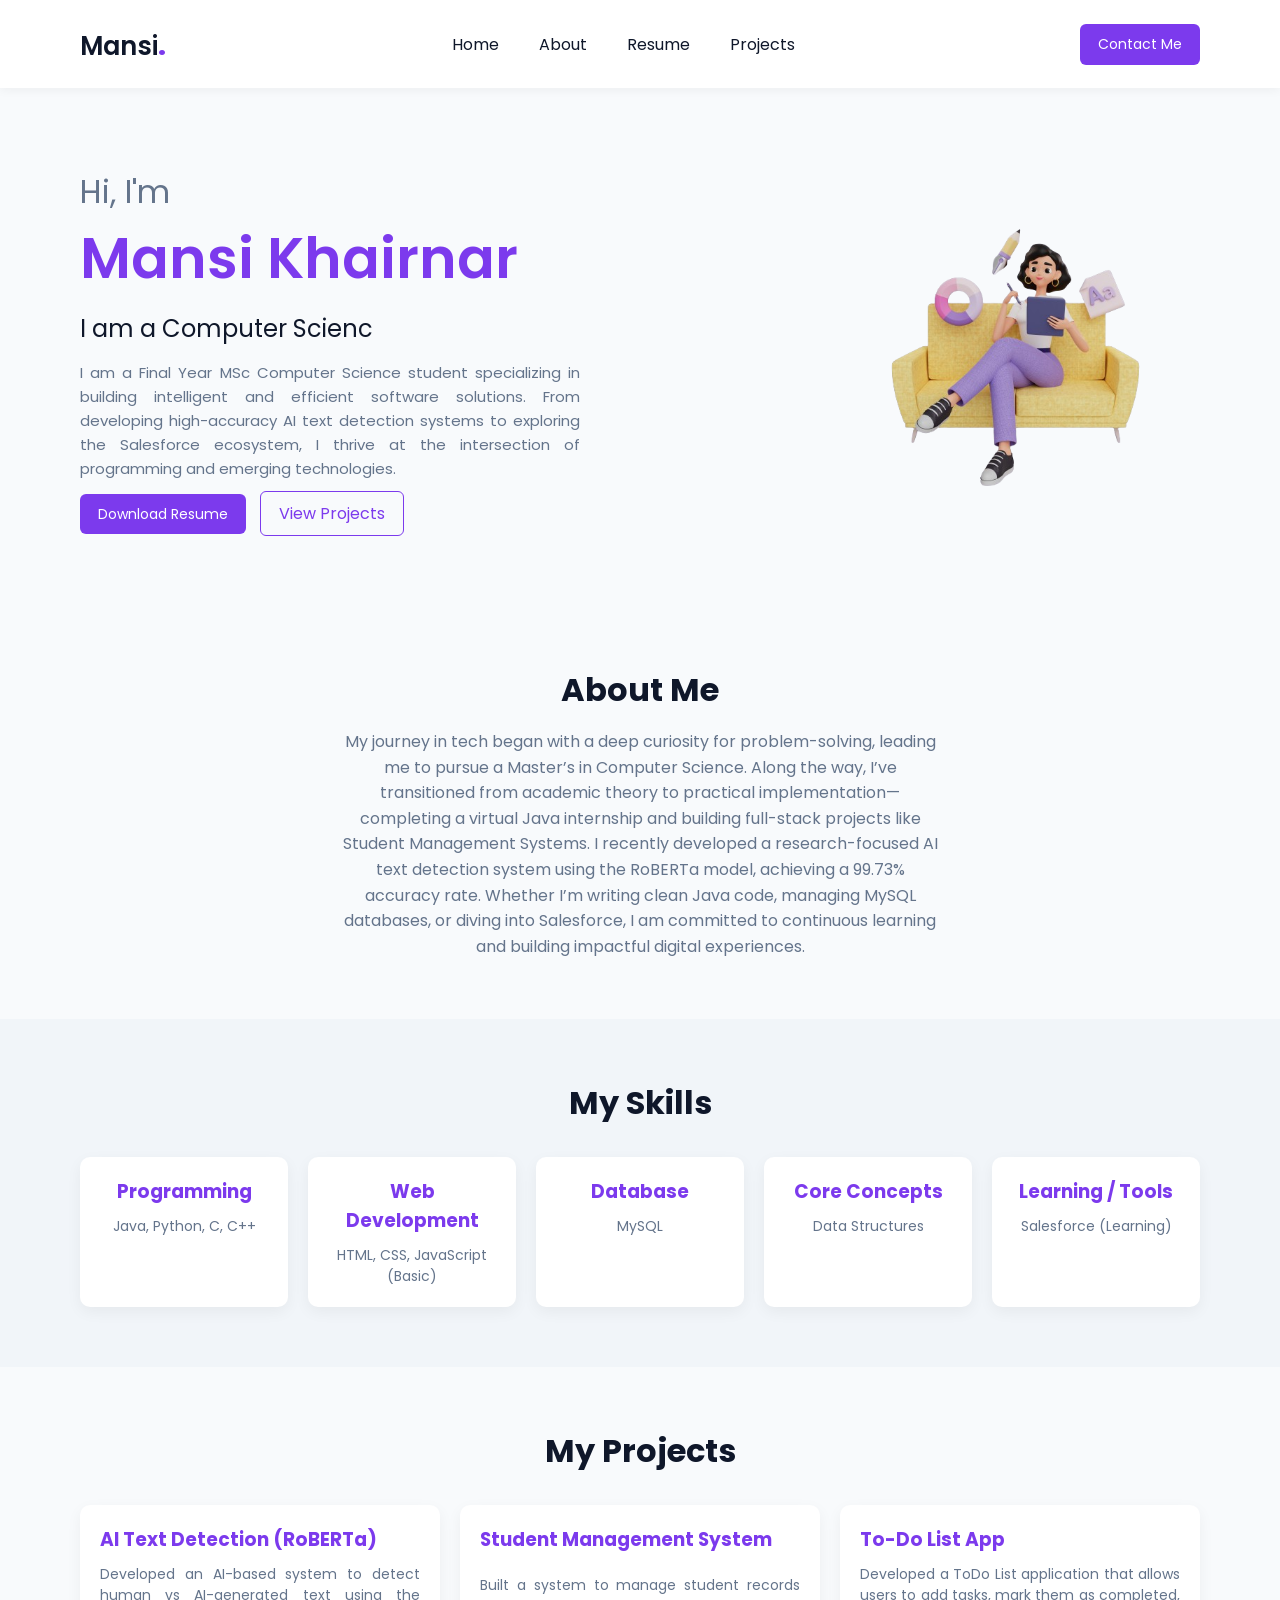
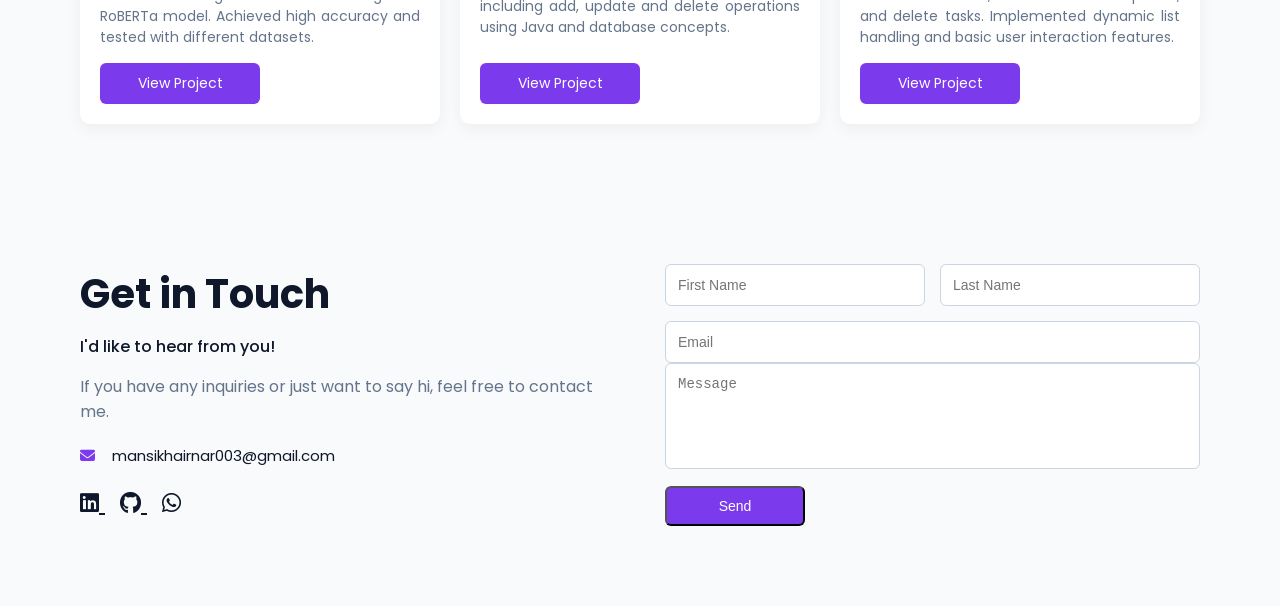
<file: index.html>
<!DOCTYPE html>
<html lang="en">

<head>
  <meta charset="UTF-8" />
  <meta name="viewport" content="width=device-width, initial-scale=1.0" />
  <title>Portfolio | Mansi Khairnar</title>
  <link rel="stylesheet" href="style.css" />
  <link rel="stylesheet" href="https://cdnjs.cloudflare.com/ajax/libs/font-awesome/6.5.0/css/all.min.css">
</head>

<body>
  <header>
    <nav>
      <!-- Logo -->
      <div class="logo">Mansi<span>.</span></div>

      <!-- Navbar -->
      <div class="nav-ele">
        <ul>
          <li><a href="#">Home</a></li>
          <li><a href="#about">About</a></li>
          <li><a href="Mansi_Khairnar_Resume.pdf" target="_blank">Resume</a></li>
          <li><a href="#projects">Projects</a></li>
        </ul>
      </div>

      <!-- Button FIXED -->
      <a href="#contact" class="btn">Contact Me</a>
    </nav>
  </header>

  <main>
    <!-- HERO SECTION -->
    <section class="firstsec">

      <!-- LEFT SIDE -->
      <div class="leftsec">
        <div class="hello">Hi, I'm</div>

        <div class="name">Mansi Khairnar</div>

        <div class="pos">
          I am a <span id="typing-text"></span>
        </div>

        <div class="description">
          <p>
            I am a Final Year MSc Computer Science student specializing in building intelligent and efficient software
            solutions. From developing high-accuracy AI text detection systems to exploring the Salesforce ecosystem, I
            thrive at the intersection of programming and emerging technologies.
          </p>
        </div>

        <!-- NEW BUTTONS -->
        <div class="buttons">
          <a href="Mansi_Khairnar_Resume.pdf" download class="btn">Download Resume</a>
          <a href="#projects" class="btn-outline">View Projects</a>
        </div>
      </div>

      <!-- RIGHT SIDE IMAGE -->
      <div class="img-container">
        <img src="img.png" alt="Mansi Illustration" />
      </div>
    </section>

    <!-- ABOUT SECTION (NEW) -->
    <section id="about" class="about">
      <h2>About Me</h2>
      <p>
        My journey in tech began with a deep curiosity for problem-solving, leading me to pursue a Master’s in Computer
        Science. Along the way, I’ve transitioned from academic theory to practical implementation—completing a virtual
        Java internship and building full-stack projects like Student Management Systems.

        I recently developed a research-focused AI text detection system using the RoBERTa model, achieving a 99.73%
        accuracy rate. Whether I’m writing clean Java code, managing MySQL databases, or diving into Salesforce, I am
        committed to continuous learning and building impactful digital experiences.
      </p>
    </section>

    <section class="skills">
      <h2>My Skills</h2>

      <div class="skills-container">

        <!-- Programming -->
        <div class="skill-card">
          <h3>Programming</h3>
          <p>Java, Python, C, C++</p>
        </div>

        <!-- Web Development -->
        <div class="skill-card">
          <h3>Web Development</h3>
          <p>HTML, CSS, JavaScript (Basic)</p>
        </div>

        <!-- Database -->
        <div class="skill-card">
          <h3>Database</h3>
          <p>MySQL</p>
        </div>

        <!-- Core Concepts -->
        <div class="skill-card">
          <h3>Core Concepts</h3>
          <p>Data Structures</p>
        </div>

        <!-- Tools -->
        <div class="skill-card">
          <h3>Learning / Tools</h3>
          <p>Salesforce (Learning)</p>
        </div>

      </div>
    </section>

    <section id="projects" class="projects">
      <h2>My Projects</h2>

      <div class="projects-container">

        <!-- AI Project -->
        <div class="project-card reveal">
          <h3>AI Text Detection (RoBERTa)</h3>
          <p>
            Developed an AI-based system to detect human vs AI-generated text using the RoBERTa model.
            Achieved high accuracy and tested with different datasets.
          </p>
          <a href="https://github.com/mansikhairnar003/ai-text-detection-roberta" class="btn" target="_blank"
            rel="noopener noreferrer">
            View Project
          </a>
        </div>

        <!-- Student Management -->
        <div class="project-card reveal">
          <h3>Student Management System</h3>
          <p>
            Built a system to manage student records including add, update and delete operations using Java and database
            concepts.
          </p>
          <a href="https://github.com/mansikhairnar003/student-management-system-java.git" class="btn" target="_blank"
            rel="noopener noreferrer">
            View Project
          </a>
        </div>

        <!-- To-Do App -->
        <div class="project-card reveal">
          <h3>To-Do List App</h3>
          <p>
            Developed a ToDo List application that allows users to add tasks, mark them as completed, and delete tasks.
            Implemented dynamic list handling and basic user interaction features.</p>
          <a href="https://github.com/mansikhairnar003/Java-To-Do-List-with-SQLite.git" class="btn" target="_blank"
            rel="noopener noreferrer">
            View Project
          </a>
        </div>

      </div>
    </section>

    <section id="contact" class="contact">
      <div class="contact-wrapper">

        <!-- LEFT SIDE -->
        <div class="contact-left">
          <h2>Get in Touch</h2>
          <p class="subtext">I'd like to hear from you!</p>

          <p class="desc">
            If you have any inquiries or just want to say hi, feel free to contact me.
          </p>

          <p class="email">
            <i class="fas fa-envelope"></i>
            <a href="mailto:mansikhairnar003@gmail.com">mansikhairnar003@gmail.com</a>
          </p>

          <div class="socials">
            <a href="https://linkedin.com/in/mansi-khairnar-m310200k2" target="_blank">
              <i class="fab fa-linkedin"></i>
            </a>
            <a href="https://github.com/mansikhairnar003" target="_blank">
              <i class="fab fa-github"></i>
            </a>
            <a href="https://wa.me/916352294625" target="_blank">
              <i class="fab fa-whatsapp"></i>
            </a>
          </div>
        </div>

        <!-- RIGHT SIDE FORM -->
        <div class="contact-right">
          <form id="contact-form" class="contact-form" action="https://formspree.io/f/mwvwkgke" method="POST">

            <!-- ROW 1 -->
            <div class="row">
              <input type="text" name="firstName" placeholder="First Name" required />
              <input type="text" name="lastName" placeholder="Last Name" required />
            </div>

            <!-- ROW 2 -->
            <div class="full">
              <input type="email" name="email" placeholder="Email" required />
            </div>

            <!-- ROW 3 -->
            <div class="full">
              <textarea name="message" placeholder="Message" rows="5" required></textarea>
            </div>
            <input type="hidden" name="_captcha" value="false">
            <input type="hidden" name="_redirect" value="https://mansikhairnar003.github.io/thanks.html">
            <!-- BUTTON -->
            <button type="submit" id="submit-btn" class="btn">Send</button>

          </form>
        </div>

      </div>
    </section>
  </main>
  <script src="script.js"></script>
</body>

</html>
</file>
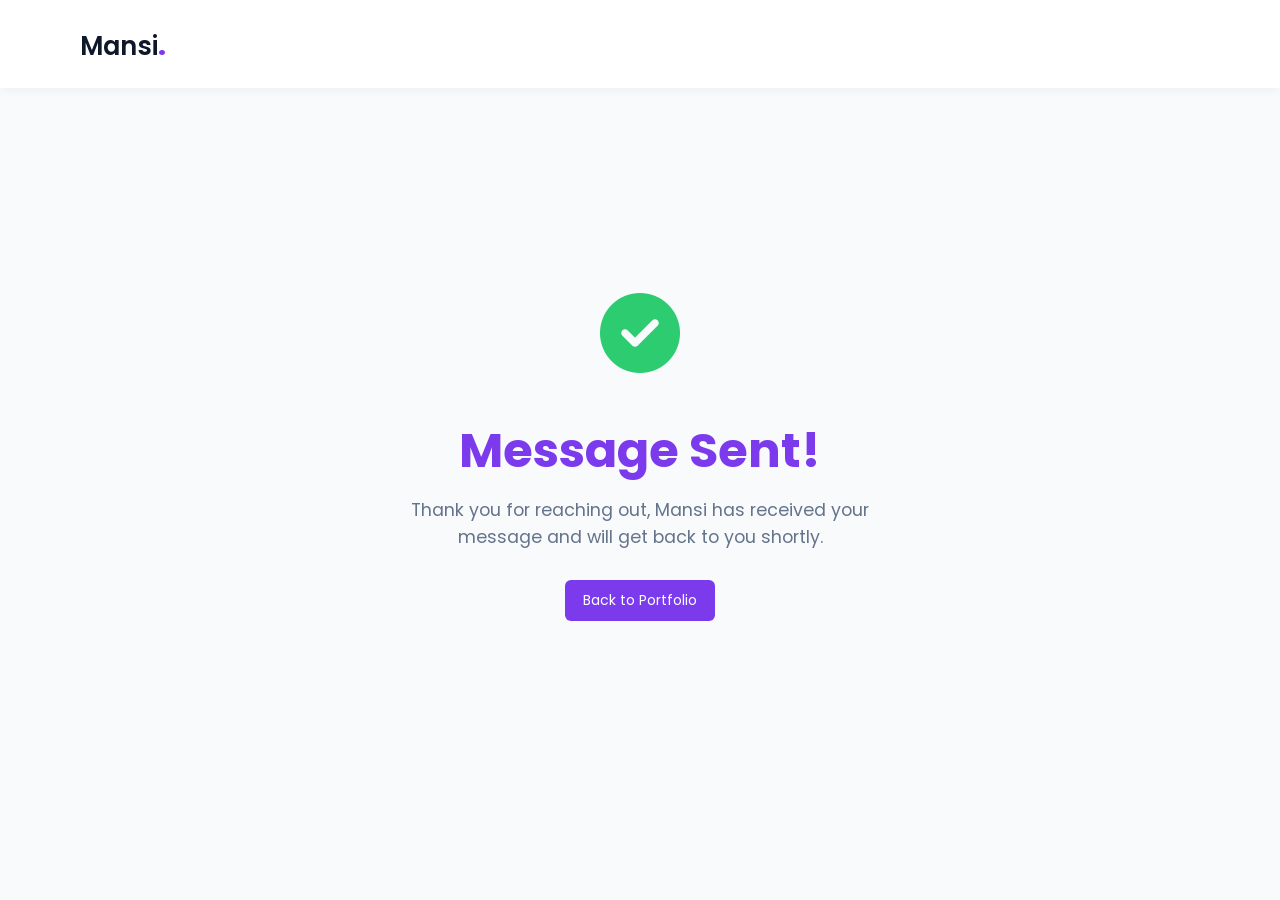
<file: thanks.html>
<!DOCTYPE html>
<html lang="en">
<head>
  <meta charset="UTF-8">
  <meta name="viewport" content="width=device-width, initial-scale=1.0">
  <title>Thank You | Mansi Khairnar</title>
  <link rel="stylesheet" href="style.css">
  <link rel="stylesheet" href="https://cdnjs.cloudflare.com/ajax/libs/font-awesome/6.5.0/css/all.min.css">
  <style>

    .thanks-container {
      height: 80vh;
      display: flex;
      flex-direction: column;
      justify-content: center;
      align-items: center;
      text-align: center;
      padding: 20px;
    }
    .check-icon {
      font-size: 80px;
      color: #2ecc71; 
      margin-bottom: 20px;
    }
    .thanks-title {
      font-size: 3rem;
      color: #7c3aed; 
      font-weight: 700;
      margin-bottom: 10px;
    }
    .thanks-text {
      color: #64748b;
      max-width: 500px;
      font-size: 1.1rem;
      margin-bottom: 30px;
      line-height: 1.5;
    }
  </style>
</head>
<body>
  <header>
    <nav>
      <div class="logo">Mansi<span>.</span></div>
    </nav>
  </header>

  <main class="thanks-container">
    <div class="check-icon">
      <i class="fas fa-check-circle"></i>
    </div>
    <h1 class="thanks-title">Message Sent!</h1>
    <p class="thanks-text">
      Thank you for reaching out, Mansi has received your message and will get back to you shortly.
    </p>
    <a href="index.html" class="btn">Back to Portfolio</a>
  </main>
</body>
</html>
</file>
<file: style.css>
@import url("https://fonts.googleapis.com/css2?family=Poppins:wght@300;400;600&family=Open+Sans:wght@300&display=swap");

html {
  scroll-behavior: smooth;
}

* {
  margin: 0;
  padding: 0;
  box-sizing: border-box;
}

body {
  font-family: "Poppins", sans-serif;
  background-color: #f8fafc;
  color: #0f172a;
}

/* COLORS */
:root {
  --primary-color: #7c3aed;
  --primary-color-darker: #5b21b6;
  --secondary-color: #f97316;
  --text-color: #0f172a;
  --text-color-light: #64748b;
  --white: #ffffff;
}

/* LOGO */
.logo {
  font-size: 1.6rem;
  font-weight: 600;
}

.logo span {
  color: var(--primary-color);
  font-size: 2rem;
}

/* NAVBAR */
nav {
  display: flex;
  justify-content: space-between;
  align-items: center;
  padding: 20px 80px;
  background: var(--white);
  box-shadow: 0 2px 10px rgba(0, 0, 0, 0.05);
}

nav ul {
  display: flex;
  list-style: none;
}

nav ul li {
  margin: 0 20px;
  font-size: 16px;
}

nav ul li a {
  text-decoration: none;
  color: var(--text-color);
  transition: 0.3s;
}

nav ul li a:hover {
  color: var(--primary-color);
}

/* BUTTONS */
.btn {
  background: var(--primary-color);
  color: var(--white);
  padding: 10px 18px;
  border-radius: 6px;
  text-decoration: none;
  font-size: 14px;
  transition: 0.3s;
}

.btn:hover {
  background: var(--primary-color-darker);
}

.btn-outline {
  border: 1px solid var(--primary-color);
  color: var(--primary-color);
  padding: 10px 18px;
  border-radius: 6px;
  margin-left: 10px;
  text-decoration: none;
  transition: 0.3s;
}

.btn-outline:hover {
  background: var(--primary-color);
  color: var(--white);
}

/* HERO SECTION */
.firstsec {
  display: flex;
  justify-content: space-between;
  align-items: center;
  padding: 80px;
}

.leftsec {
  max-width: 500px;
}

.hello {
  font-size: 2rem;
  color: var(--text-color-light);
}

.name {
  font-size: 3.5rem;
  font-weight: 600;
  color: var(--primary-color);
}

.pos {
  font-size: 1.5rem;
  margin-top: 10px;
  color: var(--text-color);
}

.description {
  margin-top: 15px;
  font-size: 15px;
  color: var(--text-color-light);
  line-height: 1.6;
  font-family: "Poppins", sans-serif; 
  text-align: justify;
}

.buttons {
  margin-top: 20px;
}


/* IMAGE */
.img-container img {
  width: 350px;
  max-width: 100%;
}

/* ABOUT SECTION */
.about {
  padding: 60px 80px;
  text-align: center;
}

.about h2 {
  font-size: 2rem;
  margin-bottom: 15px;
}

.about p {
  max-width: 600px;
  margin: auto;
  color: var(--text-color-light);
  line-height: 1.6;
}

.skills {
  padding: 60px 80px;
  background: #f1f5f9;
  text-align: center;
}

.skills h2 {
  font-size: 2rem;
  margin-bottom: 30px;
}

.skills-container {
  display: grid;
  grid-template-columns: repeat(auto-fit, minmax(200px, 1fr));
  gap: 20px;
}

.skill-card {
  background: white;
  padding: 20px;
  border-radius: 10px;
  box-shadow: 0 5px 15px rgba(0,0,0,0.05);
  transition: 0.3s;
}

.skill-card h3 {
  margin-bottom: 10px;
  color: #7c3aed;
}

.skill-card p {
  color: #64748b;
  font-size: 14px;
}

.skill-card:hover {
  transform: translateY(-5px);
}

.projects {
  padding: 60px 80px;
  text-align: center;
}

.projects h2 {
  font-size: 2rem;
  margin-bottom: 30px;
}

.projects-container {
  display: grid;
  grid-template-columns: repeat(auto-fit, minmax(250px, 1fr));
  gap: 20px;
}

.project-card {
  background: white;
  padding: 20px;
  border-radius: 10px;
  text-align: left;
  box-shadow: 0 5px 15px rgba(0,0,0,0.05);
  transition: 0.3s;

  display: flex;
  flex-direction: column;
  justify-content: space-between;
}

.project-card h3 {
  color: #7c3aed;
  margin-bottom: 10px;
}

.project-card p {
  font-size: 14px;
  color: #64748b;
  line-height: 1.5;
  margin-bottom: 15px;  
  text-align: justify;
}

.project-card:hover {
  transform: translateY(-5px);
}

.project-card .btn {
  width: 160px;
  text-align: center;
}

/* CONTACT SECTION */
.contact {
  padding: 80px;
  background: #f8fafc;
}

.contact-wrapper {
  display: flex;
  justify-content: space-between;
  gap: 50px;
  flex-wrap: wrap;
}

/* LEFT SIDE */
.contact-left {
  flex: 1;
}

.contact-left h2 {
  font-size: 2.5rem;
  margin-bottom: 10px;
}

.subtext {
  font-weight: 500;
  margin-bottom: 15px;
}

.desc {
  color: #64748b;
  margin-bottom: 20px;
}

/* EMAIL */
.email {
  font-size: 15px;
  margin-bottom: 20px;
}

.email a {
  text-decoration: none;
  color: var(--text-color);
  margin-left: 8px;
}

.email a:hover {
  color: var(--primary-color);
  text-decoration: underline;
}

.email i {
  color: var(--primary-color);
  margin-right: 5px;
}

/* SOCIAL ICONS */
.socials a {
  margin-right: 15px;
  font-size: 22px;
  color: var(--text-color);
  transition: 0.3s;
}

.socials a:hover {
  color: var(--primary-color);
  transform: scale(1.2);
}

/* RIGHT SIDE FORM */
.contact-right {
  flex: 1;
}
.row input {
  width: 100%;
}

/* FORM */
.contact-form {
  display: flex;
  flex-direction: column;
  width: 100%;
}

/* ROW (2 inputs) */
.row {
  display: flex;
  gap: 15px;
  margin-bottom: 15px;
}

/* FULL WIDTH INPUT */
.full {
  width: 100%;
}

/* INPUTS */
.contact-form input,
.contact-form textarea {
  width: 100%;   /* 🔥 VERY IMPORTANT */
  padding: 12px;
  border: 1px solid #cbd5e1;
  border-radius: 6px;
  font-size: 14px;
}

/* TEXTAREA FIX */
.contact-form textarea {
  resize: none;
}

/* BUTTON */
.contact-form button {
  width: 140px;
  margin-top: 10px;
}

@media (max-width: 992px) {
    nav {
        padding: 20px 40px;
    }

    .firstsec {
        flex-direction: column-reverse; /* Image goes on top, text below */
        text-align: center;
        padding: 60px 20px;
        gap: 30px;
    }

    .leftsec {
        max-width: 100%;
    }

    .buttons {
        justify-content: center;
        display: flex;
    }

    .contact-wrapper {
        flex-direction: column;
        gap: 40px;
    }
}

@media (max-width: 768px) {
    nav ul {
        display: none; 
    }

    .name {
        font-size: 2.5rem;
    }

    .hello {
        font-size: 1.5rem;
    }

    .img-container img {
        width: 280px; 
    }

    .about, .skills, .projects, .contact {
        padding: 40px 20px;
    }

    .row {
        flex-direction: column; 
        gap: 15px;
    }
}

@media (max-width: 480px) {
    .name {
        font-size: 2rem;
    }

    .btn, .btn-outline {
        padding: 8px 15px;
        font-size: 13px;
    }
}
</file>
